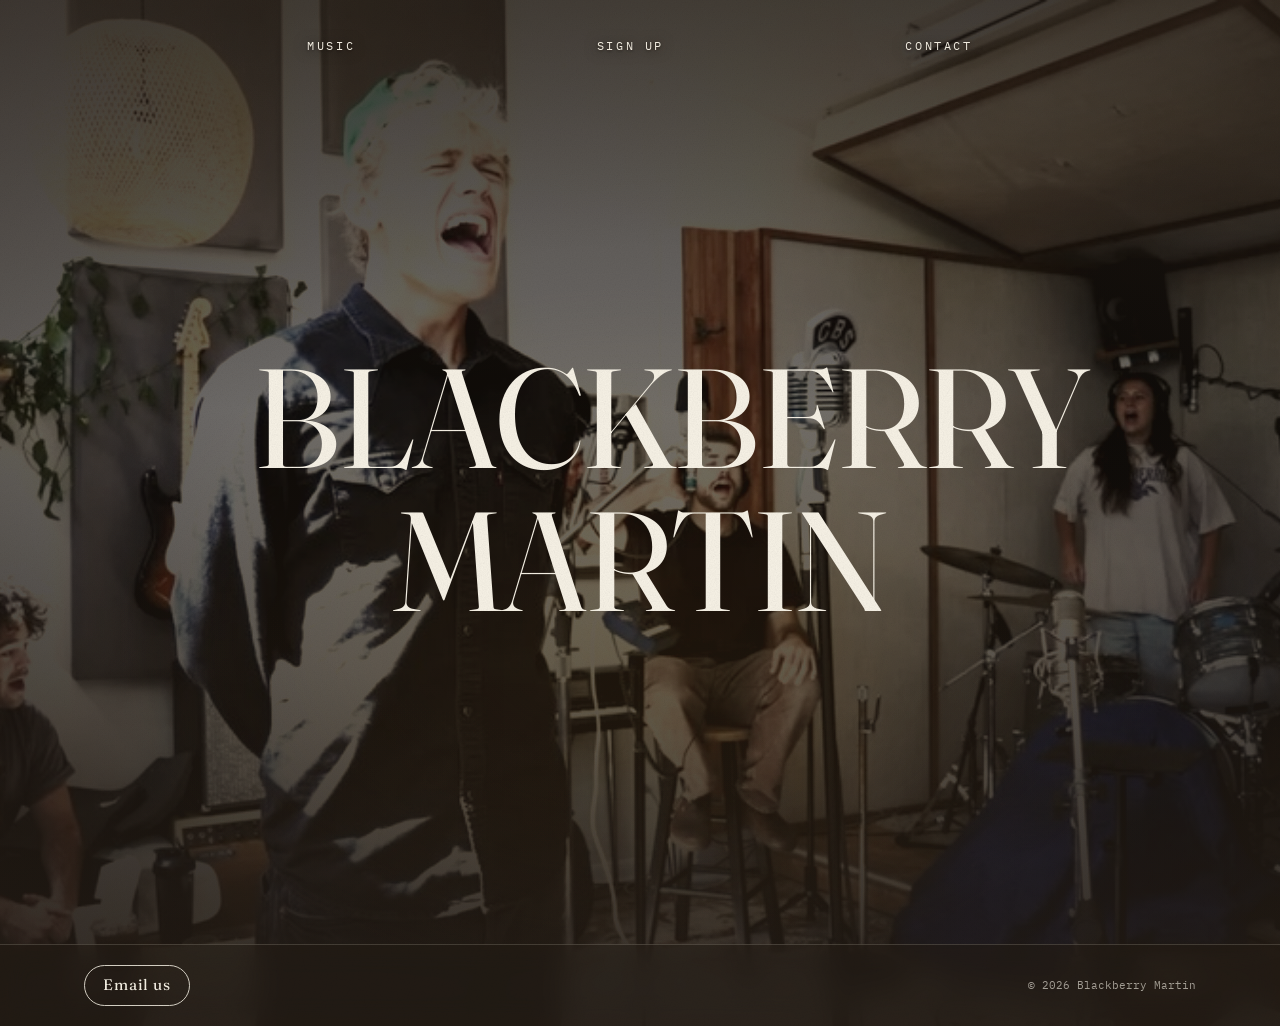
<file: index.html>
<!doctype html>
<html lang="en">
<head>
<meta charset="utf-8">
<meta name="viewport" content="width=device-width, initial-scale=1">
<title>Blackberry Martin</title>
<meta name="description" content="Blackberry Martin — indie rock. New music coming soon.">
<meta property="og:title" content="Blackberry Martin">
<meta property="og:description" content="Blackberry Martin — indie rock. New music coming soon.">
<meta property="og:image" content="assets/img/og.svg">
<meta name="twitter:card" content="summary_large_image">
<meta name="theme-color" content="#241c15">
<link rel="icon" href="assets/img/cover-1.svg">
<link rel="preconnect" href="https://fonts.googleapis.com">
<link rel="preconnect" href="https://fonts.gstatic.com" crossorigin>
<link href="https://fonts.googleapis.com/css2?family=Fraunces:opsz,wght@9..144,300;9..144,400;9..144,600&family=IBM+Plex+Mono:wght@400;500&display=swap" rel="stylesheet">
<link rel="stylesheet" href="assets/css/style.css">
</head>
<body>

<div class="grain" aria-hidden="true"></div>
<a class="skip" href="#main">Skip to content</a>

<header class="nav nav--over-hero">
  <nav class="nav__links" aria-label="Primary">
    <a href="music.html">Music</a>
    <a href="signup.html">Sign Up</a>
    <a href="contact.html">Contact</a>
  </nav>
</header>

<main id="main">

  <section class="hero">
    <div class="hero__media">
      <!-- Poster and sources both come from assets/js/config.js -->
      <video data-hero-video="hero" muted loop playsinline preload="metadata" aria-hidden="true"></video>
    </div>

    <div class="hero__inner">
      <h1 class="h-xl hero__title"><span>Blackberry</span><span>Martin</span></h1>
    </div>

    <footer class="footer footer--over-hero">
  <div class="wrap footer__base">
    <ul class="icon-row" data-icons style="justify-content:flex-start"></ul>
    <a class="btn btn--email btn--display" data-link="email" href="#">Email us</a>
    <p>&copy; <span data-year>2026</span> Blackberry Martin</p>
  </div>
</footer>
  </section>

</main>



<!-- Mailing list popup. Fires once on a first visit; the Sign Up link opens it
     any time. The footer bar covers everyone who dismisses it. -->
<div class="modal" id="signup-modal" role="dialog" aria-modal="true" aria-labelledby="signup-modal-title" hidden>
  <div class="modal__panel">
    <button class="modal__close" type="button" aria-label="Close">&times;</button>
    <h2 class="modal__title" id="signup-modal-title">Join the list</h2>
    <p class="modal__sub">First to hear when the new music lands. Once a month at most, unsubscribe whenever.</p>

    <div data-ghl="newsletter">
      <form class="form" data-success="You’re on the list."
            data-thanks-note="We’ll be in touch when there’s something worth telling you about — new music, shows, merch. Nothing else.">
        <label class="hp" aria-hidden="true">
          Company website <input type="text" name="company_website" tabindex="-1" autocomplete="off">
        </label>
        <div class="field">
          <label for="m-name">First name</label>
          <input id="m-name" type="text" name="first_name" autocomplete="given-name">
        </div>
        <div class="field">
          <label for="m-email">Email <span aria-hidden="true">*</span></label>
          <input id="m-email" type="email" name="email" required autocomplete="email">
        </div>
        <div>
          <button class="btn" type="submit">Join the list</button>
        </div>
        <p class="form__status" role="status" aria-live="polite"></p>
      </form>
    </div>
  </div>
</div>

<script src="assets/js/config.js"></script>
<script src="assets/js/main.js"></script>
</body>
</html>
</file>
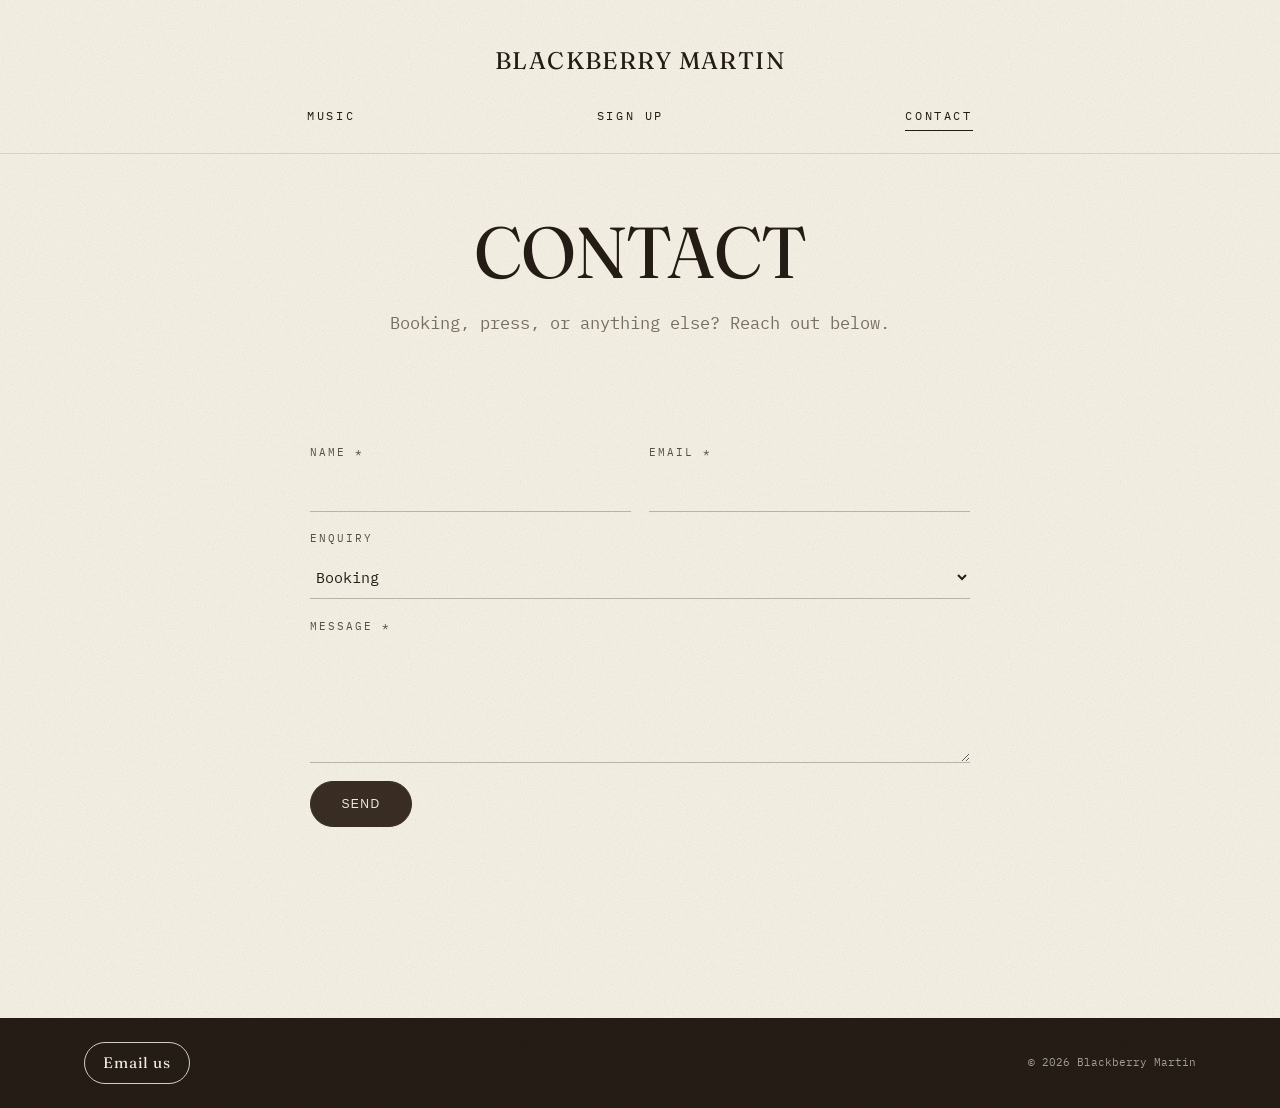
<file: contact.html>
<!doctype html>
<html lang="en">
<head>
<meta charset="utf-8">
<meta name="viewport" content="width=device-width, initial-scale=1">
<title>Contact — Blackberry Martin</title>
<meta name="description" content="Booking and press enquiries for Blackberry Martin.">
<meta property="og:title" content="Contact — Blackberry Martin">
<meta property="og:description" content="Booking and press enquiries for Blackberry Martin.">
<meta property="og:image" content="assets/img/og.svg">
<meta name="twitter:card" content="summary_large_image">
<meta name="theme-color" content="#241c15">
<link rel="icon" href="assets/img/cover-1.svg">
<link rel="preconnect" href="https://fonts.googleapis.com">
<link rel="preconnect" href="https://fonts.gstatic.com" crossorigin>
<link href="https://fonts.googleapis.com/css2?family=Fraunces:opsz,wght@9..144,300;9..144,400;9..144,600&family=IBM+Plex+Mono:wght@400;500&display=swap" rel="stylesheet">
<link rel="stylesheet" href="assets/css/style.css">
</head>
<body>

<div class="grain" aria-hidden="true"></div>
<a class="skip" href="#main">Skip to content</a>

<header class="nav">
  <a class="nav__mark" href="index.html">Blackberry&nbsp;Martin</a>
  <nav class="nav__links" aria-label="Primary">
    <a href="music.html">Music</a>
    <a href="signup.html">Sign Up</a>
    <a href="contact.html" aria-current="page">Contact</a>
  </nav>
</header>

<main id="main">

  <section class="wrap page-head">
    <h1 class="h-lg">Contact</h1>
    <p class="lede muted narrow" style="margin-top:1.25rem">
      Booking, press, or anything else? Reach out below.
    </p>
  </section>

  <section class="section wrap">
    <div class="narrow reveal" data-ghl="contact">
      <form class="form" data-success="Got it — we’ll come back to you shortly."
            data-thanks-title="Message sent."
            data-thanks-note="We’ll come back to you as soon as we can. If it’s time-sensitive, email us directly.">
        <label class="hp" aria-hidden="true">
          Company website <input type="text" name="company_website" tabindex="-1" autocomplete="off">
        </label>
        <div class="form__row">
          <div class="field">
            <label for="c-name">Name <span aria-hidden="true">*</span></label>
            <input id="c-name" type="text" name="name" required autocomplete="name">
          </div>
          <div class="field">
            <label for="c-email">Email <span aria-hidden="true">*</span></label>
            <input id="c-email" type="email" name="email" required autocomplete="email">
          </div>
        </div>
        <div class="field">
          <label for="c-type">Enquiry</label>
          <select id="c-type" name="enquiry_type">
            <option>Booking</option>
            <option>Press / interview</option>
            <option>Sync / licensing</option>
            <option>Something else</option>
          </select>
        </div>
        <div class="field">
          <label for="c-msg">Message <span aria-hidden="true">*</span></label>
          <textarea id="c-msg" name="message" required></textarea>
        </div>
        <div>
          <button class="btn" type="submit">Send</button>
        </div>
        <p class="form__status" role="status" aria-live="polite"></p>
      </form>
    </div>
  </section>

</main>

<footer class="footer">
  <div class="wrap footer__base">
    <ul class="icon-row" data-icons style="justify-content:flex-start"></ul>
    <a class="btn btn--email btn--display" data-link="email" href="#">Email us</a>
    <p>&copy; <span data-year>2026</span> Blackberry Martin</p>
  </div>
</footer>

<!-- Mailing list popup. Fires once on a first visit; the Sign Up link opens it
     any time. The footer bar covers everyone who dismisses it. -->
<div class="modal" id="signup-modal" role="dialog" aria-modal="true" aria-labelledby="signup-modal-title" hidden>
  <div class="modal__panel">
    <button class="modal__close" type="button" aria-label="Close">&times;</button>
    <h2 class="modal__title" id="signup-modal-title">Join the list</h2>
    <p class="modal__sub">First to hear when the new music lands. Once a month at most, unsubscribe whenever.</p>

    <div data-ghl="newsletter">
      <form class="form" data-success="You’re on the list."
            data-thanks-note="We’ll be in touch when there’s something worth telling you about — new music, shows, merch. Nothing else.">
        <label class="hp" aria-hidden="true">
          Company website <input type="text" name="company_website" tabindex="-1" autocomplete="off">
        </label>
        <div class="field">
          <label for="m-name">First name</label>
          <input id="m-name" type="text" name="first_name" autocomplete="given-name">
        </div>
        <div class="field">
          <label for="m-email">Email <span aria-hidden="true">*</span></label>
          <input id="m-email" type="email" name="email" required autocomplete="email">
        </div>
        <div>
          <button class="btn" type="submit">Join the list</button>
        </div>
        <p class="form__status" role="status" aria-live="polite"></p>
      </form>
    </div>
  </div>
</div>

<script src="assets/js/config.js"></script>
<script src="assets/js/main.js"></script>
</body>
</html>
</file>
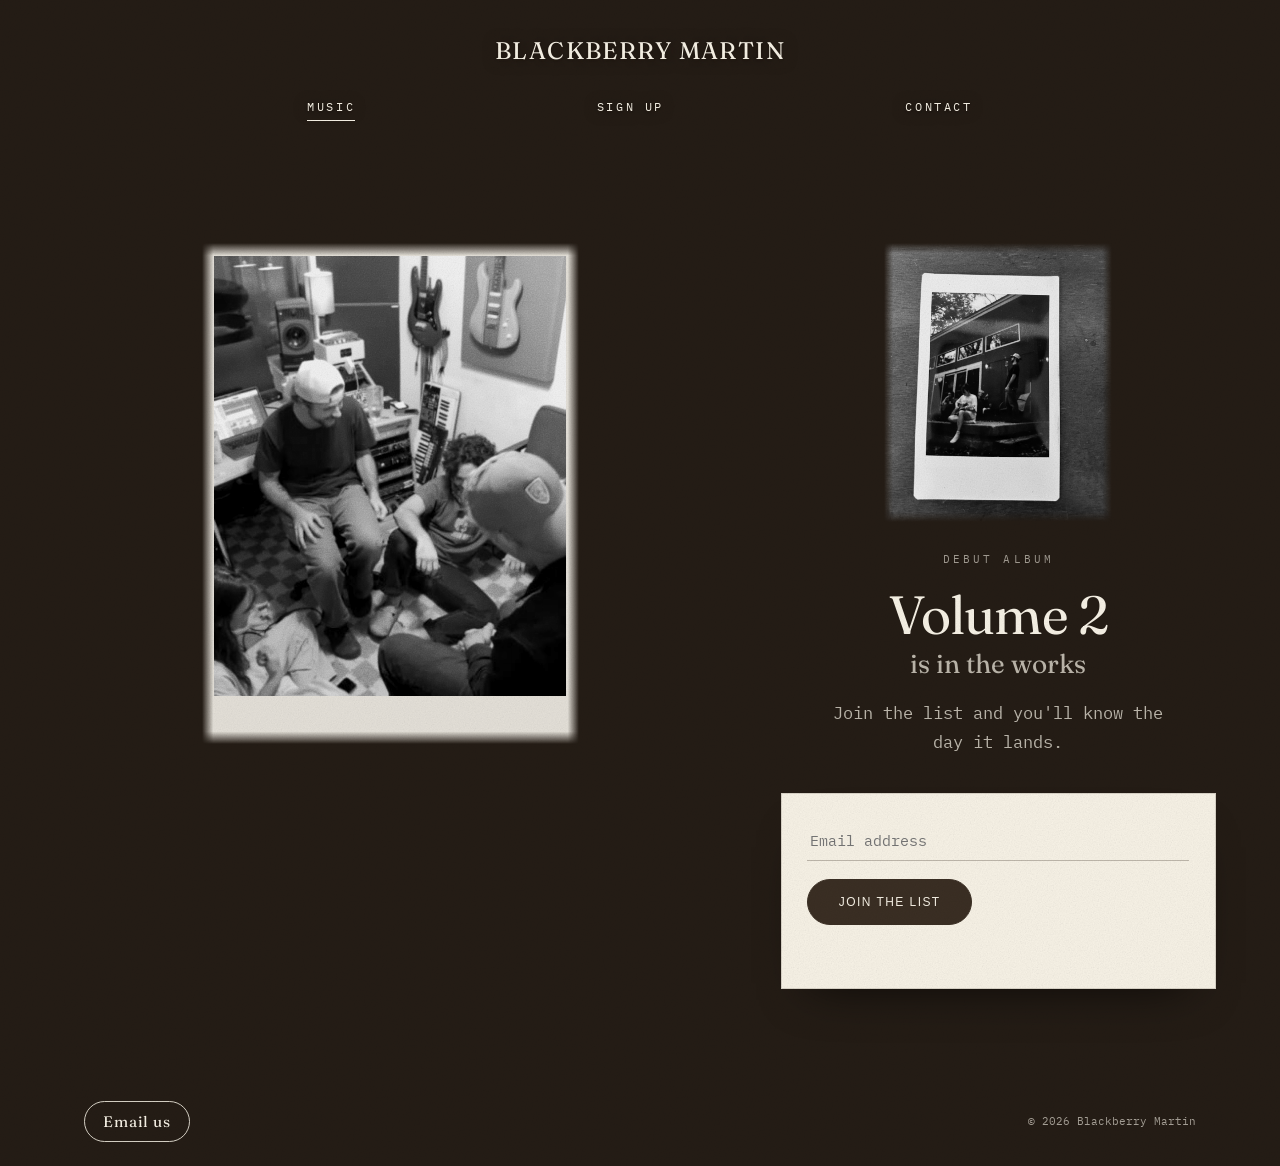
<file: music.html>
<!doctype html>
<html lang="en">
<head>
<meta charset="utf-8">
<meta name="viewport" content="width=device-width, initial-scale=1">
<title>Music — Blackberry Martin</title>
<meta name="description" content="New Blackberry Martin music coming soon.">
<meta property="og:title" content="Music — Blackberry Martin">
<meta property="og:description" content="New Blackberry Martin music coming soon.">
<meta property="og:image" content="assets/img/og.svg">
<meta name="twitter:card" content="summary_large_image">
<meta name="theme-color" content="#241c15">
<link rel="icon" href="assets/img/cover-1.svg">
<link rel="preconnect" href="https://fonts.googleapis.com">
<link rel="preconnect" href="https://fonts.gstatic.com" crossorigin>
<link href="https://fonts.googleapis.com/css2?family=Fraunces:opsz,wght@9..144,300;9..144,400;9..144,600&family=IBM+Plex+Mono:wght@400;500&display=swap" rel="stylesheet">
<link rel="stylesheet" href="assets/css/style.css">
</head>
<body>

<div class="grain" aria-hidden="true"></div>
<a class="skip" href="#main">Skip to content</a>

<header class="nav nav--over-hero">
  <a class="nav__mark" href="index.html">Blackberry&nbsp;Martin</a>
  <nav class="nav__links" aria-label="Primary">
    <a href="music.html" aria-current="page">Music</a>
    <a href="signup.html">Sign Up</a>
    <a href="contact.html">Contact</a>
  </nav>
</header>

<main id="main">


  <section class="split">

    <figure class="print reveal">
      <div class="print__window">
        <video data-hero-video="music" muted loop playsinline preload="metadata" aria-hidden="true"></video>
      </div>
    </figure>

    <div class="split__text reveal">
      <figure class="split__media">
        <img src="assets/img/band-photo.jpg"
             alt="Volume 2 album cover — an instax print of Blackberry Martin on a porch, lying on a wooden table"
             loading="lazy">
      </figure>

      <div class="cover__caption">
        <p class="eyebrow">Debut album</p>
        <h1 class="album__title">Volume&nbsp;2</h1>
        <p class="album__sub">is in the works</p>
        <p class="lede album__note">
          Join the list and you'll know the day it lands.
        </p>
      </div>

      <!-- GHL embed lands here if you set a form ID in config.js; otherwise
           this styled form posts to the newsletter webhook. -->
      <div class="form-box" data-ghl="newsletter">
        <form class="form" style="padding:1.25rem"
              data-success="You’re on the list."
              data-thanks-note="We’ll be in touch when Volume 2 lands. Nothing else.">
          <label class="hp" aria-hidden="true">
            Company website <input type="text" name="company_website" tabindex="-1" autocomplete="off">
          </label>
          <div class="field">
            <label class="hp" for="a-email">Email address</label>
            <input id="a-email" type="email" name="email" placeholder="Email address" required autocomplete="email">
          </div>
          <div>
            <button class="btn" type="submit">Join the list</button>
          </div>
          <p class="form__status" role="status" aria-live="polite"></p>
        </form>
      </div>
    </div>

  </section>

</main>

<footer class="footer">
      <div class="wrap footer__base">
        <ul class="icon-row" data-icons style="justify-content:flex-start"></ul>
        <a class="btn btn--email btn--display" data-link="email" href="#">Email us</a>
        <p>&copy; <span data-year>2026</span> Blackberry Martin</p>
      </div>
    </footer>


<!-- Mailing list popup. Fires once on a first visit; the Sign Up link opens it
     any time. The footer bar covers everyone who dismisses it. -->
<div class="modal" id="signup-modal" role="dialog" aria-modal="true" aria-labelledby="signup-modal-title" hidden>
  <div class="modal__panel">
    <button class="modal__close" type="button" aria-label="Close">&times;</button>
    <h2 class="modal__title" id="signup-modal-title">Join the list</h2>
    <p class="modal__sub">First to hear when the new music lands. Once a month at most, unsubscribe whenever.</p>

    <div data-ghl="newsletter">
      <form class="form" data-success="You’re on the list."
            data-thanks-note="We’ll be in touch when there’s something worth telling you about — new music, shows, merch. Nothing else.">
        <label class="hp" aria-hidden="true">
          Company website <input type="text" name="company_website" tabindex="-1" autocomplete="off">
        </label>
        <div class="field">
          <label for="m-name">First name</label>
          <input id="m-name" type="text" name="first_name" autocomplete="given-name">
        </div>
        <div class="field">
          <label for="m-email">Email <span aria-hidden="true">*</span></label>
          <input id="m-email" type="email" name="email" required autocomplete="email">
        </div>
        <div>
          <button class="btn" type="submit">Join the list</button>
        </div>
        <p class="form__status" role="status" aria-live="polite"></p>
      </form>
    </div>
  </div>
</div>

<script src="assets/js/config.js"></script>
<script src="assets/js/main.js"></script>
</body>
</html>
</file>
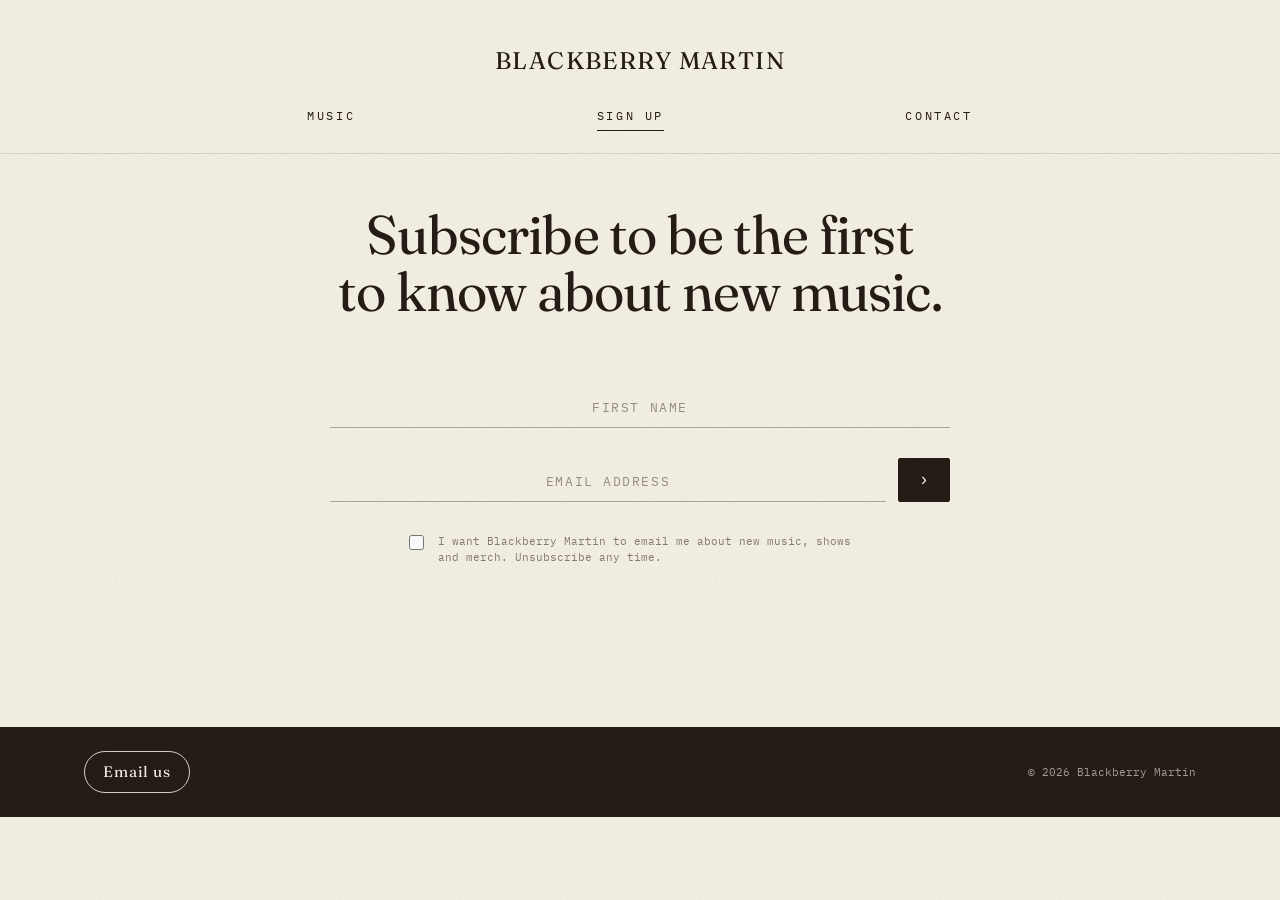
<file: signup.html>
<!doctype html>
<html lang="en">
<head>
<meta charset="utf-8">
<meta name="viewport" content="width=device-width, initial-scale=1">
<title>Sign Up — Blackberry Martin</title>
<meta name="description" content="Join the Blackberry Martin mailing list.">
<meta property="og:title" content="Sign Up — Blackberry Martin">
<meta property="og:description" content="Join the Blackberry Martin mailing list.">
<meta property="og:image" content="assets/img/og.svg">
<meta name="twitter:card" content="summary_large_image">
<meta name="theme-color" content="#241c15">
<link rel="icon" href="assets/img/cover-1.svg">
<link rel="preconnect" href="https://fonts.googleapis.com">
<link rel="preconnect" href="https://fonts.gstatic.com" crossorigin>
<link href="https://fonts.googleapis.com/css2?family=Fraunces:opsz,wght@9..144,300;9..144,400;9..144,600&family=IBM+Plex+Mono:wght@400;500&display=swap" rel="stylesheet">
<link rel="stylesheet" href="assets/css/style.css">
</head>
<body>

<div class="grain" aria-hidden="true"></div>
<a class="skip" href="#main">Skip to content</a>

<header class="nav">
  <a class="nav__mark" href="index.html">Blackberry&nbsp;Martin</a>
  <nav class="nav__links" aria-label="Primary">
    <a href="music.html">Music</a>
    <a href="signup.html" aria-current="page">Sign Up</a>
    <a href="contact.html">Contact</a>
  </nav>
</header>

<main id="main">

  <section class="wrap" style="padding-top:clamp(9.5rem,23vh,13rem);padding-bottom:clamp(4rem,10vw,7rem)">
    <div class="signup-page reveal">
      <h1 class="signup-page__title">
        Subscribe to be the first<br>to know about new music.
      </h1>

      <div data-ghl="newsletter">
        <form class="signup-page__form" data-success="You’re on the list."
            data-thanks-note="We’ll be in touch when there’s something worth telling you about — new music, shows, merch. Nothing else.">
          <label class="hp" aria-hidden="true">
            Company website <input type="text" name="company_website" tabindex="-1" autocomplete="off">
          </label>

          <div class="field">
            <label class="hp" for="s-name">First name</label>
            <input id="s-name" type="text" name="first_name" placeholder="First name" autocomplete="given-name">
          </div>

          <div class="signup-page__email">
            <div class="field">
              <label class="hp" for="s-email">Email address</label>
              <input id="s-email" type="email" name="email" placeholder="Email address" required autocomplete="email">
            </div>
            <button class="signup-page__go" type="submit" aria-label="Subscribe">&rsaquo;</button>
          </div>

          <label class="consent">
            <input type="checkbox" name="consent" value="yes" required>
            <span>
              I want Blackberry Martin to email me about new music, shows and merch.
              Unsubscribe any time.
            </span>
          </label>

          <p class="form__status" role="status" aria-live="polite"></p>
        </form>
      </div>

      <ul class="icon-row icon-row--ink" data-icons style="margin-top:clamp(3rem,7vw,4.5rem)"></ul>
    </div>
  </section>

</main>

<footer class="footer">
  <div class="wrap footer__base">
    <ul class="icon-row" data-icons style="justify-content:flex-start"></ul>
    <a class="btn btn--email btn--display" data-link="email" href="#">Email us</a>
    <p>&copy; <span data-year>2026</span> Blackberry Martin</p>
  </div>
</footer>

<!-- Mailing list popup. Fires once on a first visit; the Sign Up link opens it
     any time. The footer bar covers everyone who dismisses it. -->
<div class="modal" id="signup-modal" role="dialog" aria-modal="true" aria-labelledby="signup-modal-title" hidden>
  <div class="modal__panel">
    <button class="modal__close" type="button" aria-label="Close">&times;</button>
    <h2 class="modal__title" id="signup-modal-title">Join the list</h2>
    <p class="modal__sub">First to hear when the new music lands. Once a month at most, unsubscribe whenever.</p>

    <div data-ghl="newsletter">
      <form class="form" data-success="You’re on the list."
            data-thanks-note="We’ll be in touch when there’s something worth telling you about — new music, shows, merch. Nothing else.">
        <label class="hp" aria-hidden="true">
          Company website <input type="text" name="company_website" tabindex="-1" autocomplete="off">
        </label>
        <div class="field">
          <label for="m-name">First name</label>
          <input id="m-name" type="text" name="first_name" autocomplete="given-name">
        </div>
        <div class="field">
          <label for="m-email">Email <span aria-hidden="true">*</span></label>
          <input id="m-email" type="email" name="email" required autocomplete="email">
        </div>
        <div>
          <button class="btn" type="submit">Join the list</button>
        </div>
        <p class="form__status" role="status" aria-live="polite"></p>
      </form>
    </div>
  </div>
</div>

<script src="assets/js/config.js"></script>
<script src="assets/js/main.js"></script>
</body>
</html>
</file>
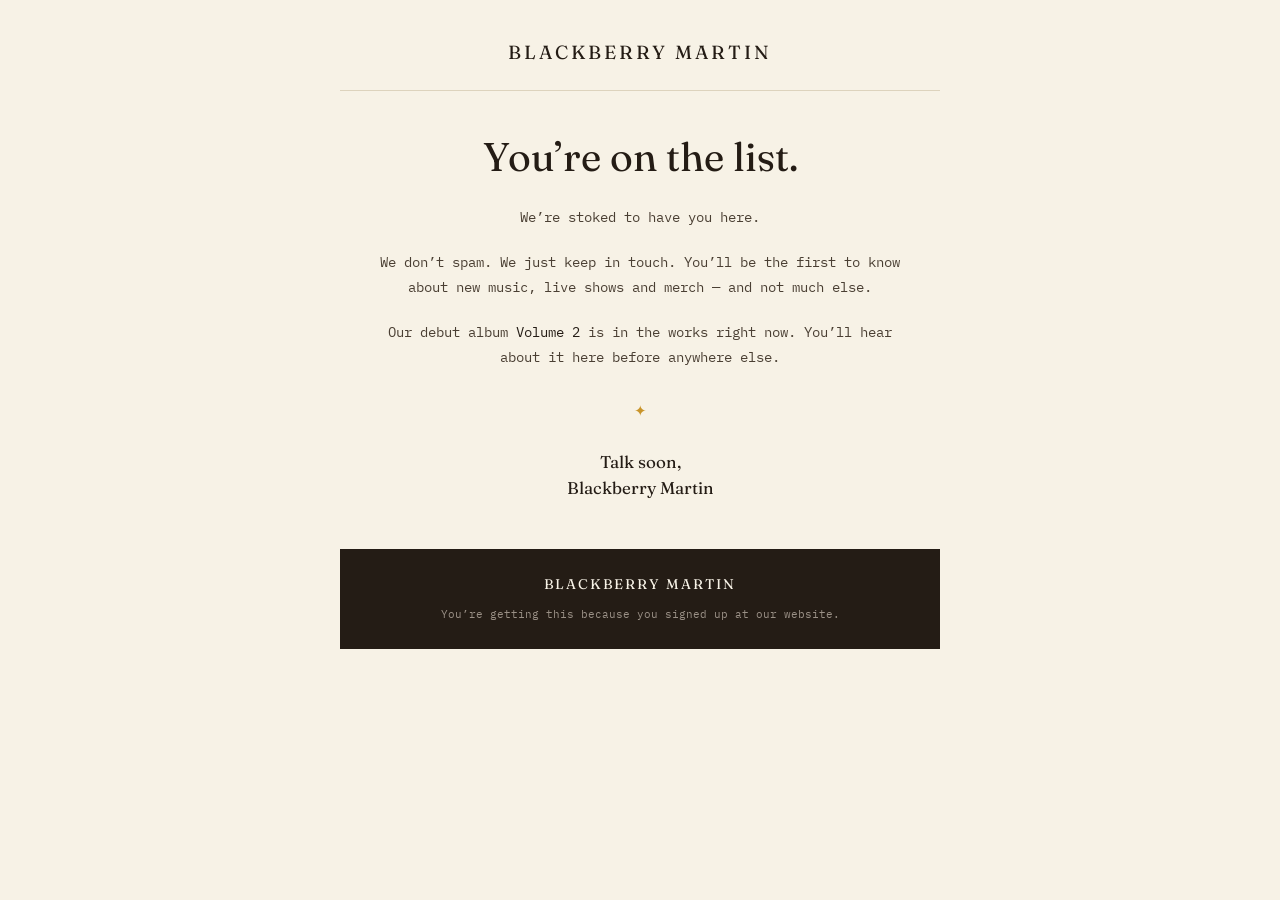
<file: email/welcome-email.html>
<!doctype html>
<html lang="en">
<head>
<meta charset="utf-8">
<meta name="viewport" content="width=device-width, initial-scale=1">
<meta name="color-scheme" content="light">
<meta name="supported-color-schemes" content="light">
<title>Welcome to the list</title>
<!--
  Blackberry Martin — mailing list welcome email.
  NOT part of the website. Paste this into GHL (Marketing > Emails > Templates
  > New > Code Your Own) and select it from the Send Email workflow action.

  Built as tables with inline styles on purpose. Email clients strip embedded
  style blocks, ignore flexbox and grid, and Outlook renders through Word — so none
  of the site's CSS would survive. This is the same design rebuilt in the
  subset of HTML that actually renders everywhere.
-->
<link href="https://fonts.googleapis.com/css2?family=Fraunces:opsz,wght@9..144,400&family=IBM+Plex+Mono:wght@400&display=swap" rel="stylesheet">
</head>

<body style="margin:0; padding:0; background-color:#f7f2e6;">

<!-- preview text: what shows in the inbox next to the subject line -->
<div style="display:none; max-height:0; overflow:hidden; opacity:0; color:#f7f2e6; font-size:1px; line-height:1px;">
  No spam, ever. Just the good stuff — new music, shows and merch, first.
</div>

<table role="presentation" width="100%" cellpadding="0" cellspacing="0" border="0" style="background-color:#f7f2e6;">
<tr>
<td align="center" style="padding:40px 16px;">

  <!--[if mso]>
  <table role="presentation" width="600" cellpadding="0" cellspacing="0" border="0"><tr><td>
  <![endif]-->

  <!-- Fluid up to 600px. Outlook renders through Word and ignores max-width,
       hence the conditional 600px cage above. -->
  <table role="presentation" align="center" cellpadding="0" cellspacing="0" border="0" style="width:100%; max-width:600px;">

    <!-- wordmark -->
    <tr>
      <td align="center" style="padding:0 0 26px 0;">
        <span style="font-family:'Fraunces', Georgia, 'Times New Roman', serif; font-size:19px; letter-spacing:3px; color:#241c15; text-transform:uppercase;">
          Blackberry&nbsp;Martin
        </span>
      </td>
    </tr>

    <!-- hairline -->
    <tr>
      <td style="border-top:1px solid #ddd3bd; font-size:0; line-height:0;">&nbsp;</td>
    </tr>

    <!-- headline -->
    <tr>
      <td align="center" style="padding:44px 24px 0 24px;">
        <span style="font-family:'Fraunces', Georgia, 'Times New Roman', serif; font-size:40px; line-height:44px; color:#241c15;">
          You&rsquo;re on the list.
        </span>
      </td>
    </tr>

    <!-- body -->
    <tr>
      <td align="center" style="padding:26px 28px 0 28px; font-family:'IBM Plex Mono', 'Courier New', Courier, monospace; font-size:14px; line-height:25px; color:#4a3f33;">
        We&rsquo;re stoked to have you here.
      </td>
    </tr>

    <tr>
      <td align="center" style="padding:20px 28px 0 28px; font-family:'IBM Plex Mono', 'Courier New', Courier, monospace; font-size:14px; line-height:25px; color:#4a3f33;">
        We don&rsquo;t spam. We just keep in touch. You&rsquo;ll be the first to
        know about new music, live shows and merch &mdash; and not much else.
      </td>
    </tr>

    <tr>
      <td align="center" style="padding:20px 28px 0 28px; font-family:'IBM Plex Mono', 'Courier New', Courier, monospace; font-size:14px; line-height:25px; color:#4a3f33;">
        Our debut album <span style="color:#241c15;">Volume&nbsp;2</span> is in
        the works right now. You&rsquo;ll hear about it here before anywhere else.
      </td>
    </tr>

    <!-- accent -->
    <tr>
      <td align="center" style="padding:34px 0 0 0; font-family:Georgia, serif; font-size:15px; color:#c9952b; line-height:15px;">
        &#10022;
      </td>
    </tr>

    <!-- sign off -->
    <tr>
      <td align="center" style="padding:30px 28px 0 28px; font-family:'Fraunces', Georgia, 'Times New Roman', serif; font-size:17px; line-height:26px; color:#241c15;">
        Talk soon,<br>Blackberry Martin
      </td>
    </tr>

    <!-- footer -->
    <tr>
      <td style="padding:48px 0 0 0;">
        <table role="presentation" width="100%" cellpadding="0" cellspacing="0" border="0" style="background-color:#241c15;">
          <tr>
            <td align="center" style="padding:26px 24px;">
              <div style="font-family:'Fraunces', Georgia, 'Times New Roman', serif; font-size:14px; letter-spacing:2px; color:#f7f2e6; text-transform:uppercase;">
                Blackberry&nbsp;Martin
              </div>
              <div style="padding-top:12px; font-family:'IBM Plex Mono', 'Courier New', Courier, monospace; font-size:11px; line-height:18px; color:#9a9086;">
                You&rsquo;re getting this because you signed up at our website.
                <!-- GHL appends its own unsubscribe link below this block.
                     If it doesn't, drop GHL's unsubscribe element right here. -->
              </div>
            </td>
          </tr>
        </table>
      </td>
    </tr>

  </table>

  <!--[if mso]>
  </td></tr></table>
  <![endif]-->

</td>
</tr>
</table>

</body>
</html>
</file>
<file: assets/css/style.css>
/* ==========================================================================
   Blackberry Martin
   Structure follows Arcy Drive / Backseat Lovers / Wallows: no About page,
   no bio, a Music page that's just art + title + one link out, and the
   mailing list as its own nav item plus a slim bar in the hero.
   ========================================================================== */

:root {
  --cream:      #f7f2e6;
  --bone:       #ece3d0;
  --sand:       #ded2b8;
  --ochre:      #c9952b;
  --ochre-deep: #a2761c;
  --moss:       #6d7a4a;
  --moss-deep:  #47512f;
  --clay:       #a86f45;
  --bark:       #3a2e23;
  --bark-deep:  #241c15;

  --ink:   var(--bark-deep);
  --paper: var(--cream);

  /* Two faces only. Fraunces carries every heading; IBM Plex Mono does
     everything else. A typewriter-ish mono is the Backseat Lovers move and
     reads as deliberate where a default sans reads as unstyled. */
  --display: "Fraunces", "Iowan Old Style", Georgia, serif;
  --body:    "IBM Plex Mono", ui-monospace, SFMono-Regular, Menlo, monospace;

  --gutter: clamp(1.25rem, 5vw, 5rem);
  --section-y: clamp(4.5rem, 12vw, 10rem);
  --rule: 1px solid rgba(58, 46, 35, 0.18);
  --ease: cubic-bezier(0.22, 1, 0.36, 1);
}

*, *::before, *::after { box-sizing: border-box; }
html { scroll-behavior: smooth; }
@media (prefers-reduced-motion: reduce) { html { scroll-behavior: auto; } }

body {
  margin: 0;
  background: var(--paper);
  color: var(--ink);
  font-family: var(--body);
  font-size: clamp(0.875rem, 0.84rem + 0.16vw, 0.9375rem);
  line-height: 1.75;
  -webkit-font-smoothing: antialiased;
  overflow-x: hidden;
}

img, video { max-width: 100%; display: block; }
a { color: inherit; }

/* --- film grain ----------------------------------------------------------
   Live, moving grain over the whole page — including the hero video. This is
   why nothing should have grain baked into it: you'd get it twice, and baked
   grain is frozen per frame, which reads as noise rather than film.
   ------------------------------------------------------------------------- */
.grain {
  position: fixed;
  inset: -150%;
  z-index: 9999;
  pointer-events: none;
  opacity: 0.32;
  background-image: url("data:image/svg+xml,%3Csvg xmlns='http://www.w3.org/2000/svg' width='300' height='300'%3E%3Cfilter id='n'%3E%3CfeTurbulence type='fractalNoise' baseFrequency='0.82' numOctaves='4' stitchTiles='stitch'/%3E%3CfeColorMatrix type='saturate' values='0'/%3E%3C/filter%3E%3Crect width='300' height='300' filter='url(%23n)' opacity='0.55'/%3E%3C/svg%3E");
  mix-blend-mode: multiply;
  animation: grain-shift 700ms steps(1) infinite;
}
@keyframes grain-shift {
  0%   { transform: translate(0, 0); }
  25%  { transform: translate(-2%, 1%); }
  50%  { transform: translate(1%, -2%); }
  75%  { transform: translate(-1%, -1%); }
  100% { transform: translate(2%, 1%); }
}
@media (prefers-reduced-motion: reduce) { .grain { animation: none; } }

/* --- layout -------------------------------------------------------------- */
.wrap { width: 100%; max-width: 1240px; margin-inline: auto; padding-inline: var(--gutter); }
.section { padding-block: var(--section-y); }
.section--rule { border-top: var(--rule); }
.narrow { max-width: 660px; margin-inline: auto; }

h1, h2, h3 { font-family: var(--display); font-weight: 400; letter-spacing: -0.015em; line-height: 1.02; margin: 0; }
.h-xl { font-size: clamp(3rem, 11vw, 9.5rem); }
.h-lg { font-size: clamp(2.25rem, 6vw, 4.5rem); }
.h-md { font-size: clamp(1.5rem, 3vw, 2.25rem); }

.eyebrow {
  font-size: 0.6875rem;
  letter-spacing: 0.28em;
  text-transform: uppercase;
  color: var(--moss-deep);
  margin: 0 0 1.25rem;
}
.lede { font-size: clamp(0.9375rem, 0.9rem + 0.35vw, 1.0625rem); line-height: 1.7; }
.muted { color: rgba(58, 46, 35, 0.66); }

/* --- buttons ------------------------------------------------------------- */
.btn {
  --btn-bg: var(--bark);
  --btn-fg: var(--cream);
  display: inline-flex;
  align-items: center;
  gap: 0.6rem;
  padding: 0.95rem 1.9rem;
  border: 1px solid var(--bark);
  border-radius: 999px;
  background: var(--btn-bg);
  color: var(--btn-fg);
  font-size: 0.75rem;
  font-weight: 500;
  letter-spacing: 0.12em;
  text-transform: uppercase;
  text-decoration: none;
  cursor: pointer;
  transition: transform 350ms var(--ease), background 350ms var(--ease), color 350ms var(--ease), border-color 350ms var(--ease);
}
/* Inverts rather than turning yellow — ochre is kept for small accents
   (focus rings, field underlines) so it doesn't shout. */
.btn:hover { transform: translateY(-2px); --btn-bg: transparent; --btn-fg: var(--bark); }
.btn--ghost { --btn-bg: transparent; --btn-fg: var(--bark); }
.btn--ghost:hover { --btn-bg: var(--bark); --btn-fg: var(--cream); }

/* Matches the hero wordmark's face rather than the small caps used elsewhere. */
.btn--display {
  font-family: var(--display);
  font-size: clamp(1rem, 1.6vw, 1.2rem);
  font-weight: 400;
  letter-spacing: 0.05em;
  text-transform: none;
  padding: 0.85rem 1.85rem;
}

/* --- nav -----------------------------------------------------------------
   Arcy Drive's layout: wordmark centred at the top, the links spread wide
   beneath it. No hamburger — three short items fit on one row at any width,
   so the mobile sheet (and its stacking problems) is gone entirely.

   The home page omits the wordmark — the hero already says the name, and
   saying it twice on one screen is repetitive. Interior pages keep it, since
   there it's the only branding and the only way back home.
   ------------------------------------------------------------------------- */
.nav {
  position: fixed;
  top: 0; left: 0; right: 0;
  z-index: 100;
  display: flex;
  flex-direction: column;
  align-items: center;
  gap: clamp(0.75rem, 1.6vw, 1.15rem);
  padding: clamp(1.5rem, 3.5vw, 2.5rem) var(--gutter) clamp(1rem, 2vw, 1.4rem);
  transition: background 400ms var(--ease), box-shadow 400ms var(--ease),
              padding 400ms var(--ease), gap 400ms var(--ease);
}
.nav.is-stuck {
  background: rgba(247, 242, 230, 0.9);
  backdrop-filter: blur(14px);
  box-shadow: 0 1px 0 rgba(58, 46, 35, 0.14);
  padding-block: 0.7rem 0.6rem;
  gap: 0.35rem;
}

/* Over artwork the nav never takes a bar — not even once you've scrolled. It
   just floats on the image. The shadow is what keeps it legible when a pale
   part of the video or photo passes underneath, since there's no plate. */
.nav--over-hero.is-stuck {
  background: transparent;
  backdrop-filter: none;
  box-shadow: none;
}
.nav--over-hero .nav__mark,
.nav--over-hero .nav__links a {
  color: var(--cream);
  text-shadow: 0 1px 14px rgba(36, 28, 21, 0.75), 0 1px 3px rgba(36, 28, 21, 0.5);
}

.nav__mark {
  font-family: var(--display);
  font-size: clamp(1.05rem, 2.2vw, 1.5rem);
  letter-spacing: 0.06em;
  text-transform: uppercase;
  text-decoration: none;
  white-space: nowrap;
  transition: font-size 400ms var(--ease);
}
.nav.is-stuck .nav__mark { font-size: clamp(0.95rem, 1.6vw, 1.1rem); }

/* no wordmark on the home page — tighten the block up */
.nav--over-hero { padding-top: clamp(1.25rem, 2.5vw, 1.9rem); }

/* the links, spread across the width */
.nav__links {
  display: flex;
  justify-content: space-between;
  width: 100%;
  max-width: clamp(320px, 52vw, 720px);
}
.nav__links a {
  font-size: clamp(0.625rem, 1.1vw, 0.75rem);
  letter-spacing: 0.22em;
  text-transform: uppercase;
  text-decoration: none;
  white-space: nowrap;
  position: relative;
  padding-block: 0.3rem;
  background: none;
  border: 0;
  cursor: pointer;
  font-family: inherit;
  color: inherit;
}
.nav__links a::after {
  content: "";
  position: absolute;
  left: 0; bottom: 0;
  width: 100%; height: 1px;
  background: currentColor;
  transform: scaleX(0);
  transform-origin: right;
  transition: transform 400ms var(--ease);
}
.nav__links a:hover::after,
.nav__links a[aria-current="page"]::after { transform: scaleX(1); transform-origin: left; }

/* Only the home page floats its nav over the video, so only there does it
   start cream — elsewhere cream-on-cream would be invisible. */
.nav:not(.nav--over-hero) {
  background: rgba(247, 242, 230, 0.9);
  backdrop-filter: blur(14px);
  box-shadow: 0 1px 0 rgba(58, 46, 35, 0.14);
}

/* --- hero ---------------------------------------------------------------- */
/* Three rows, and taller than the viewport on purpose:
     1. exactly 100svh — the name sits dead centre of the first screen
     2. a stretch of pure video, so there's something to scroll into
     3. the frosted mailing list bar, which starts below the fold
   Making the bar a grid row rather than an absolute overlay is what stops it
   colliding with the name at any window height. */
.hero {
  position: relative;
  min-height: 114svh;
  display: grid;
  grid-template-rows: 100svh 1fr auto;
  text-align: center;
  overflow: hidden;
  background: var(--bark-deep);
}
.hero__media { position: absolute; inset: 0; }
.hero__media img,
.hero__media video {
  width: 100%;
  height: 100%;
  object-fit: cover;
  /* The warm Backseat Lovers grade, done live rather than baked in — tweak
     these four numbers to taste, no re-encode needed. */
  filter: sepia(0.32) saturate(0.82) contrast(1.12) brightness(0.58);
}
/* warm light bleeding into the highlights */
.hero__media::before {
  content: "";
  position: absolute; inset: 0;
  background: radial-gradient(60% 50% at 50% 62%, rgba(232, 196, 113, 0.30), transparent 70%);
  mix-blend-mode: soft-light;
  pointer-events: none;
  z-index: 1;
}
/* legibility gradient + vignette */
.hero__media::after {
  content: "";
  position: absolute; inset: 0;
  background:
    radial-gradient(115% 85% at 50% 48%, transparent 28%, rgba(36, 28, 21, 0.72) 100%),
    linear-gradient(to bottom, rgba(36, 28, 21, 0.62) 0%, rgba(36, 28, 21, 0.34) 40%, rgba(36, 28, 21, 0.82) 100%);
  pointer-events: none;
}

.hero__inner {
  grid-row: 1;
  align-self: center;
  position: relative;
  z-index: 1;
  width: 100%;
  max-width: 900px;
  margin-inline: auto;
  padding: clamp(5.5rem, 13vh, 8rem) var(--gutter) clamp(1.5rem, 3vw, 2.5rem);
  color: var(--cream);
}
.hero__title { color: var(--cream); text-transform: uppercase; }
.hero__title span { display: block; }

.scroll-cue {
  position: absolute;
  left: 50%;
  bottom: clamp(1.25rem, 3vw, 2rem);
  transform: translateX(-50%);
  font-size: 0.5625rem;
  letter-spacing: 0.32em;
  text-transform: uppercase;
  color: rgba(247, 242, 230, 0.6);
}
@media (max-height: 720px) { .scroll-cue { display: none; } }

/* --- circular icon row (Arcy Drive) --------------------------------------- */
.icon-row { display: flex; flex-wrap: wrap; justify-content: center; gap: 0.6rem; list-style: none; margin: 0; padding: 0; }
.icon-row a {
  display: grid;
  place-items: center;
  width: 36px; height: 36px;
  border: 1px solid currentColor;
  border-radius: 50%;
  color: rgba(247, 242, 230, 0.8);
  text-decoration: none;
  transition: color 320ms var(--ease), background 320ms var(--ease), transform 320ms var(--ease), border-color 320ms var(--ease);
}
.icon-row a:hover { color: var(--bark-deep); background: var(--ochre); border-color: var(--ochre); transform: translateY(-3px); }
.icon-row svg { width: 15px; height: 15px; fill: currentColor; }
.icon-row--ink a { color: rgba(58, 46, 35, 0.7); }

/* --- releases ------------------------------------------------------------
   UNUSED until there's something out. Kept ready: Arcy Drive's music page is
   a centred column of big cover art, each with a title, a date and one
   LISTEN NOW out to a smart link. No per-service buttons, no embedded player
   — none of the references have either. The markup for one is in the README.
   ------------------------------------------------------------------------- */
.release-list { display: grid; gap: clamp(4rem, 10vw, 8rem); justify-items: center; }
.release { width: min(100%, 620px); text-align: center; }
.release__art {
  position: relative;
  aspect-ratio: 1;
  background: var(--sand);
  overflow: hidden;
  box-shadow: 0 30px 60px -30px rgba(36, 28, 21, 0.45);
}
.release__art img { width: 100%; height: 100%; object-fit: cover; transition: transform 900ms var(--ease); }
.release:hover .release__art img { transform: scale(1.03); }
.release__title { font-family: var(--display); font-size: clamp(1.75rem, 4vw, 2.75rem); text-transform: uppercase; margin: 1.75rem 0 0; }
.release__date { font-size: 0.6875rem; letter-spacing: 0.24em; text-transform: uppercase; color: rgba(58, 46, 35, 0.6); margin: 0.6rem 0 0; }
.release__cta { margin-top: 1.5rem; }
.release__cta a {
  font-size: 0.75rem;
  letter-spacing: 0.24em;
  text-transform: uppercase;
  text-decoration: none;
  border-bottom: 1px solid currentColor;
  padding-bottom: 0.3rem;
  transition: color 320ms var(--ease);
}
.release__cta a:hover { color: var(--ochre-deep); }

/* --- album announcement ----------------------------------------------------
   A spread rather than a full-bleed: the video on one side, the instax print
   on the other, the type down the middle. Both are shown whole (object-fit:
   contain) instead of cropped — the clip is portrait 9:16, which a full-bleed
   landscape page could only ever show a slice of.
   --------------------------------------------------------------------------- */
/* Video on one side, the sleeve on the other — cover art with the title
   under it, the way a record is captioned. */
.split {
  position: relative;
  min-height: 100svh;
  display: grid;
  grid-template-columns: 1.2fr 0.8fr;
  gap: clamp(2rem, 5vw, 4.5rem);
  /* Top-aligned, not centred: the sleeve column is taller than a viewport
     once the caption and form are under it, and centring overflowing content
     pushes it up underneath the nav. */
  align-items: start;
  /* The nav is a stacked block ~145px tall, so this has to clear it by a
     good margin or the media reads as squashed against it. */
  padding: clamp(12rem, 27vh, 16rem) var(--gutter) clamp(3.5rem, 7vw, 5.5rem);
  background: var(--bark-deep);
  color: var(--cream);
}

/* fit-content so the frame and its grain hug the media exactly — the two
   have different aspect ratios (9:16 video, ~4:5 print), so a fixed-width box
   would letterbox one of them.

   The mask feathers all four edges into the page instead of ending on a hard
   rectangle, so the media sits in the dark rather than on top of it. Masking
   the figure (not the media) means the grain layer fades with it — masking
   just the video would leave a crisp grain rectangle behind. No box-shadow,
   for the same reason: a shadow needs an edge to fall from. */
.split__media {
  position: relative;
  width: fit-content;
  margin: 0 auto;
  max-width: 100%;
  overflow: hidden;

  -webkit-mask-image:
    linear-gradient(to right,  transparent 0%, #000 4%, #000 96%, transparent 100%),
    linear-gradient(to bottom, transparent 0%, #000 3.5%, #000 96.5%, transparent 100%);
  -webkit-mask-composite: source-in;
          mask-image:
    linear-gradient(to right,  transparent 0%, #000 4%, #000 96%, transparent 100%),
    linear-gradient(to bottom, transparent 0%, #000 3.5%, #000 96.5%, transparent 100%);
          mask-composite: intersect;
}
.split__media > img,
.split__media > video {
  display: block;
  width: auto;
  height: auto;
  max-width: 100%;
  /* drop grayscale() to bring the colour back */
  filter: grayscale(1) contrast(1.08) brightness(0.92);
}
.split__media > img   { max-height: 31svh; }   /* the sleeve */
/* heavier grain than the page-wide overlay, which is tuned for type and is
   too subtle to read as film on an image */
.split__media::after {
  content: "";
  position: absolute;
  inset: 0;
  pointer-events: none;
  opacity: 0.5;
  mix-blend-mode: overlay;
  background-image: url("data:image/svg+xml,%3Csvg xmlns='http://www.w3.org/2000/svg' width='260' height='260'%3E%3Cfilter id='n'%3E%3CfeTurbulence type='fractalNoise' baseFrequency='0.75' numOctaves='5' stitchTiles='stitch'/%3E%3CfeColorMatrix type='saturate' values='0'/%3E%3C/filter%3E%3Crect width='260' height='260' filter='url(%23n)' opacity='0.75'/%3E%3C/svg%3E");
}

.split__text { text-align: center; }
.split .eyebrow { color: rgba(247, 242, 230, 0.6); }

/* the caption under the cover */
.cover__caption { margin-top: clamp(1.25rem, 2.5vw, 1.75rem); }

.album__title {
  font-family: var(--display);
  font-size: clamp(2.25rem, 4.2vw, 3.5rem);
  line-height: 0.98;
  margin: 0.4rem 0 0;
}
.album__sub {
  font-family: var(--display);
  font-size: clamp(1.15rem, 2.2vw, 1.65rem);
  line-height: 1.2;
  margin: 0.35rem 0 0;
  color: rgba(247, 242, 230, 0.72);
}
.album__note {
  margin: 1.25rem auto 0;
  max-width: 34ch;
  color: rgba(247, 242, 230, 0.72);
}


/* --- the video as a print --------------------------------------------------
   A 9:16 clip reads as phone footage no matter how it's graded — the shape is
   the tell. So it's cropped to 4:5, the same proportion as the instax sleeve
   beside it, and mounted in a border with a deep base like a real print. It
   stops being a screen and becomes an object on the same table.
   --------------------------------------------------------------------------- */
.print {
  width: fit-content;
  max-width: 100%;
  margin: 0 auto;
  background: #e4e0d8;
  padding: clamp(0.65rem, 1vw, 0.95rem)
           clamp(0.65rem, 1vw, 0.95rem)
           clamp(2.4rem, 3.8vw, 3.4rem);
  box-shadow: 0 34px 60px -36px rgba(0, 0, 0, 0.85);

  /* just enough to take the hard edge off, not enough to look blurred */
  -webkit-mask-image:
    linear-gradient(to right,  transparent 0%, #000 3%, #000 97%, transparent 100%),
    linear-gradient(to bottom, transparent 0%, #000 2.5%, #000 97.5%, transparent 100%);
  -webkit-mask-composite: source-in;
          mask-image:
    linear-gradient(to right,  transparent 0%, #000 3%, #000 97%, transparent 100%),
    linear-gradient(to bottom, transparent 0%, #000 2.5%, #000 97.5%, transparent 100%);
          mask-composite: intersect;
}

.print__window {
  position: relative;
  /* Width is explicit and height is derived from it — NOT the other way round.
     Deriving width from `height` + `aspect-ratio` inside a `fit-content`
     parent is circular: the parent needs the child's width, the child needs
     the parent's. Chrome resolves it; Safari collapses the width to zero,
     leaving just the print border showing as a blank stripe. */
  width: clamp(17rem, 60vw, 22rem);
  aspect-ratio: 4 / 5;
  min-height: 12rem;
  overflow: hidden;
  background: #16120e;
}
.print__window video {
  width: 100%;
  height: 100%;
  object-fit: cover;
  object-position: center 42%;
  /* drop grayscale() to bring the colour back */
  filter: grayscale(1) contrast(1.08) brightness(0.94);
}
/* same heavier grain the sleeve gets */
.print__window::after {
  content: "";
  position: absolute;
  inset: 0;
  pointer-events: none;
  opacity: 0.5;
  mix-blend-mode: overlay;
  background-image: url("data:image/svg+xml,%3Csvg xmlns='http://www.w3.org/2000/svg' width='260' height='260'%3E%3Cfilter id='n'%3E%3CfeTurbulence type='fractalNoise' baseFrequency='0.75' numOctaves='5' stitchTiles='stitch'/%3E%3CfeColorMatrix type='saturate' values='0'/%3E%3C/filter%3E%3Crect width='260' height='260' filter='url(%23n)' opacity='0.75'/%3E%3C/svg%3E");
}

@media (max-width: 900px) {
  .print__window { width: clamp(15rem, 72vw, 20rem); }
}

/* --- embedded GHL form ---------------------------------------------------
   The iframe arrives with GHL's own styling and background, so it sits on a
   plain light panel rather than trying to blend in.
   ------------------------------------------------------------------------- */
.form-box {
  margin-top: clamp(1.5rem, 3.5vw, 2.25rem);
  background: var(--cream);
  color: var(--ink);
  border: 1px solid rgba(58, 46, 35, 0.16);
  box-shadow: 0 24px 50px -30px rgba(0, 0, 0, 0.8);
  padding: 0.35rem;
  text-align: left;
}
.form-box iframe { display: block; width: 100%; border: 0; }

/* stack on the way down: video, words, print */
@media (max-width: 900px) {
  .split {
    grid-template-columns: 1fr;
    gap: clamp(2.5rem, 7vw, 3.5rem);
    padding-top: clamp(9rem, 19vh, 11rem);
  }
  .split__media > img   { max-height: 34svh; }
}

/* --- sign up page ---------------------------------------------------------
   Modelled on the Wallows "Connect" page: one centred column, an oversized
   headline carrying the pitch, underline-only fields, and a small arrow
   button inline with the email. Their version asks for email alone — ours
   also takes name and city, so the extra two sit on the row above.
   ------------------------------------------------------------------------- */
.signup-page { max-width: 620px; margin-inline: auto; text-align: center; }

.signup-page__title {
  font-family: var(--display);
  font-size: clamp(1.9rem, 5vw, 3.4rem);
  line-height: 1.04;
  margin: 0 0 clamp(2.5rem, 6vw, 4rem);
}

.signup-page__form { display: grid; gap: clamp(1.25rem, 3vw, 1.9rem); }

.signup-page__pair { display: grid; grid-template-columns: 1fr 1fr; gap: clamp(1rem, 2.5vw, 1.75rem); }
@media (max-width: 520px) { .signup-page__pair { grid-template-columns: 1fr; } }

/* the email row: field and arrow button share a baseline */
.signup-page__email { display: flex; gap: 0.75rem; align-items: stretch; }
.signup-page__email .field { flex: 1; min-width: 0; }

.signup-page .field input {
  width: 100%;
  font-family: var(--body);
  font-size: clamp(0.95rem, 1.6vw, 1.05rem);
  color: var(--ink);
  background: transparent;
  border: 0;
  border-bottom: 1px solid rgba(58, 46, 35, 0.38);
  padding: 0.65rem 0.15rem;
  text-align: center;
  transition: border-color 300ms var(--ease);
}
.signup-page .field input::placeholder {
  color: rgba(58, 46, 35, 0.5);
  letter-spacing: 0.12em;
  text-transform: uppercase;
  font-size: 0.8125rem;
}
.signup-page .field input:focus { outline: none; border-bottom-color: var(--ochre); }

.signup-page__go {
  flex: 0 0 auto;
  width: 52px;
  display: grid;
  place-items: center;
  background: var(--bark-deep);
  color: var(--cream);
  border: 1px solid var(--bark-deep);
  border-radius: 2px;
  font-size: 1.1rem;
  line-height: 1;
  cursor: pointer;
  transition: background 320ms var(--ease), color 320ms var(--ease);
}
.signup-page__go:hover { background: var(--ochre); color: var(--bark-deep); border-color: var(--ochre); }

/* consent — the fine print under the field, as on the Wallows page */
.consent {
  display: flex;
  gap: 0.7rem;
  align-items: flex-start;
  text-align: left;
  max-width: 470px;
  margin-inline: auto;
  font-size: 0.6875rem;
  line-height: 1.5;
  color: rgba(58, 46, 35, 0.6);
}
.consent input {
  flex: 0 0 auto;
  width: 15px; height: 15px;
  margin-top: 0.15rem;
  accent-color: var(--ochre);
}
.consent a { color: inherit; }

/* --- interior page heads -------------------------------------------------- */
/* Clears the stacked nav, which is ~140px tall — the old value let big
   headings slide underneath it. */
.page-head { padding-top: clamp(10rem, 24vh, 14rem); padding-bottom: clamp(2rem, 5vw, 3.5rem); text-align: center; }
/* a page head already carries its own bottom space — the next section
   shouldn't stack a full section's worth on top of it */
.page-head + .section { padding-top: clamp(1rem, 3vw, 2rem); }
.page-head h1 { text-transform: uppercase; }

/* --- forms --------------------------------------------------------------- */
.form { display: grid; gap: 1.1rem; text-align: left; }
.form__row { display: grid; grid-template-columns: 1fr 1fr; gap: 1.1rem; }
@media (max-width: 620px) { .form__row { grid-template-columns: 1fr; } }

.field { display: grid; gap: 0.45rem; }
.field label { font-size: 0.6875rem; letter-spacing: 0.18em; text-transform: uppercase; opacity: 0.75; }
.field input,
.field select,
.field textarea {
  font-family: var(--body);
  font-size: 0.95rem;
  color: inherit;
  background: transparent;
  border: 0;
  border-bottom: 1px solid rgba(58, 46, 35, 0.3);
  padding: 0.65rem 0.15rem;
  transition: border-color 300ms var(--ease);
}
.field textarea { resize: vertical; min-height: 120px; }
.field input:focus, .field select:focus, .field textarea:focus { outline: none; border-bottom-color: var(--ochre); }

/* honeypot — out of sight and out of the tab order */
.hp { position: absolute; left: -9999px; opacity: 0; height: 0; width: 0; }

.form__status { font-size: 0.875rem; min-height: 1.4em; margin: 0; }
.form__status[data-state="ok"]  { color: var(--moss); }
.form__status[data-state="err"] { color: #b4442f; }

/* --- footer ---------------------------------------------------------------
   On the home page this is a frosted strip sitting ON the video, so the whole
   screen stays footage — hence the absolute positioning and the translucent
   ground. Interior pages have no video behind them, so they get the solid
   version in normal flow.
   -------------------------------------------------------------------------- */
.footer {
  background: var(--bark-deep);
  color: var(--cream);
  padding-block: clamp(1.1rem, 2.2vw, 1.5rem);
}

.footer--over-hero {
  grid-row: 3;
  position: relative;
  z-index: 2;
  background: rgba(36, 28, 21, 0.52);
  backdrop-filter: blur(14px) saturate(0.9);
  border-top: 1px solid rgba(247, 242, 230, 0.16);
  padding-block: clamp(0.9rem, 1.8vw, 1.25rem);
}

/* --- footer base row -------------------------------------------------------- */
.footer__base {
  display: flex;
  flex-wrap: wrap;
  gap: 0.75rem 1.5rem;
  align-items: center;
  justify-content: space-between;
  font-size: 0.6875rem;
  color: rgba(247, 242, 230, 0.62);
}
.footer__base p { margin: 0; }

/* "Email us" — was near-invisible at 40% border on a dark ground. */
.btn--email {
  --btn-bg: transparent;
  --btn-fg: var(--cream);
  border-color: rgba(247, 242, 230, 0.85);
  padding: 0.4rem 1.15rem;
  font-size: 0.95rem;
}
.btn--email:hover {
  --btn-bg: var(--cream);
  --btn-fg: var(--bark-deep);
  border-color: var(--cream);
}


/* --- mailing list popup ---------------------------------------------------
   Appears once on a first visit. The footer bar is the always-there option;
   this is the one that actually catches people. Dismissal is remembered so
   returning visitors aren't nagged.
   ------------------------------------------------------------------------- */
.modal {
  position: fixed;
  inset: 0;
  z-index: 1000;
  display: grid;
  place-items: center;
  padding: var(--gutter);
  background: rgba(36, 28, 21, 0.72);
  backdrop-filter: blur(6px);
  opacity: 0;
  visibility: hidden;
  transition: opacity 420ms var(--ease), visibility 420ms var(--ease);
}
.modal.is-open { opacity: 1; visibility: visible; }

.modal__panel {
  position: relative;
  width: min(100%, 500px);
  max-height: 90svh;
  overflow-y: auto;
  background: var(--cream);
  color: var(--ink);
  padding: clamp(2rem, 5vw, 3rem);
  border: 1px solid rgba(58, 46, 35, 0.16);
  box-shadow: 0 40px 80px -40px rgba(36, 28, 21, 0.7);
  transform: translateY(18px) scale(0.985);
  transition: transform 460ms var(--ease);
}
.modal.is-open .modal__panel { transform: none; }
@media (prefers-reduced-motion: reduce) { .modal, .modal__panel { transition: none; } }

.modal__close {
  position: absolute;
  top: 0.9rem; right: 0.9rem;
  width: 38px; height: 38px;
  display: grid;
  place-items: center;
  background: none;
  border: 0;
  border-radius: 50%;
  font-size: 1.25rem;
  line-height: 1;
  color: var(--bark);
  cursor: pointer;
  transition: background 300ms var(--ease);
}
.modal__close:hover { background: rgba(58, 46, 35, 0.09); }

.modal__title { font-family: var(--display); font-size: clamp(1.6rem, 4vw, 2.1rem); margin: 0; }
.modal__sub { margin: 0.7rem 0 1.6rem; color: rgba(58, 46, 35, 0.66); font-size: 0.95rem; }


/* --- post-submit confirmation ---------------------------------------------
   Replaces the form outright rather than adding a line of status text under
   it. With no welcome email going out yet, this is the only acknowledgement
   someone gets — it needs to be unmissable.
   --------------------------------------------------------------------------- */
.thanks { text-align: center; padding: clamp(1.5rem, 4vw, 2.5rem) 1rem; }
.thanks__mark {
  display: block;
  font-family: var(--display);
  font-size: 1.75rem;
  line-height: 1;
  color: var(--ochre);
  margin-bottom: 1rem;
}
.thanks__title {
  font-family: var(--display);
  font-size: clamp(1.5rem, 3.5vw, 2.1rem);
  line-height: 1.1;
  margin: 0;
}
.thanks__note {
  margin: 0.9rem auto 0;
  max-width: 34ch;
  font-size: 0.875rem;
  line-height: 1.7;
  opacity: 0.72;
}
/* on the dark Music panel the cream form-box keeps its own colours */
.split .thanks { color: var(--ink); }

/* --- scroll reveal ------------------------------------------------------- */
.reveal { opacity: 0; transform: translateY(26px); transition: opacity 900ms var(--ease), transform 900ms var(--ease); }
.reveal.is-in { opacity: 1; transform: none; }
@media (prefers-reduced-motion: reduce) { .reveal { opacity: 1; transform: none; transition: none; } }

:focus-visible { outline: 2px solid var(--ochre); outline-offset: 3px; }

.skip { position: absolute; left: -9999px; background: var(--bark-deep); color: var(--cream); padding: 0.75rem 1.25rem; z-index: 10000; }
.skip:focus { left: var(--gutter); top: 0.75rem; }
</file>
